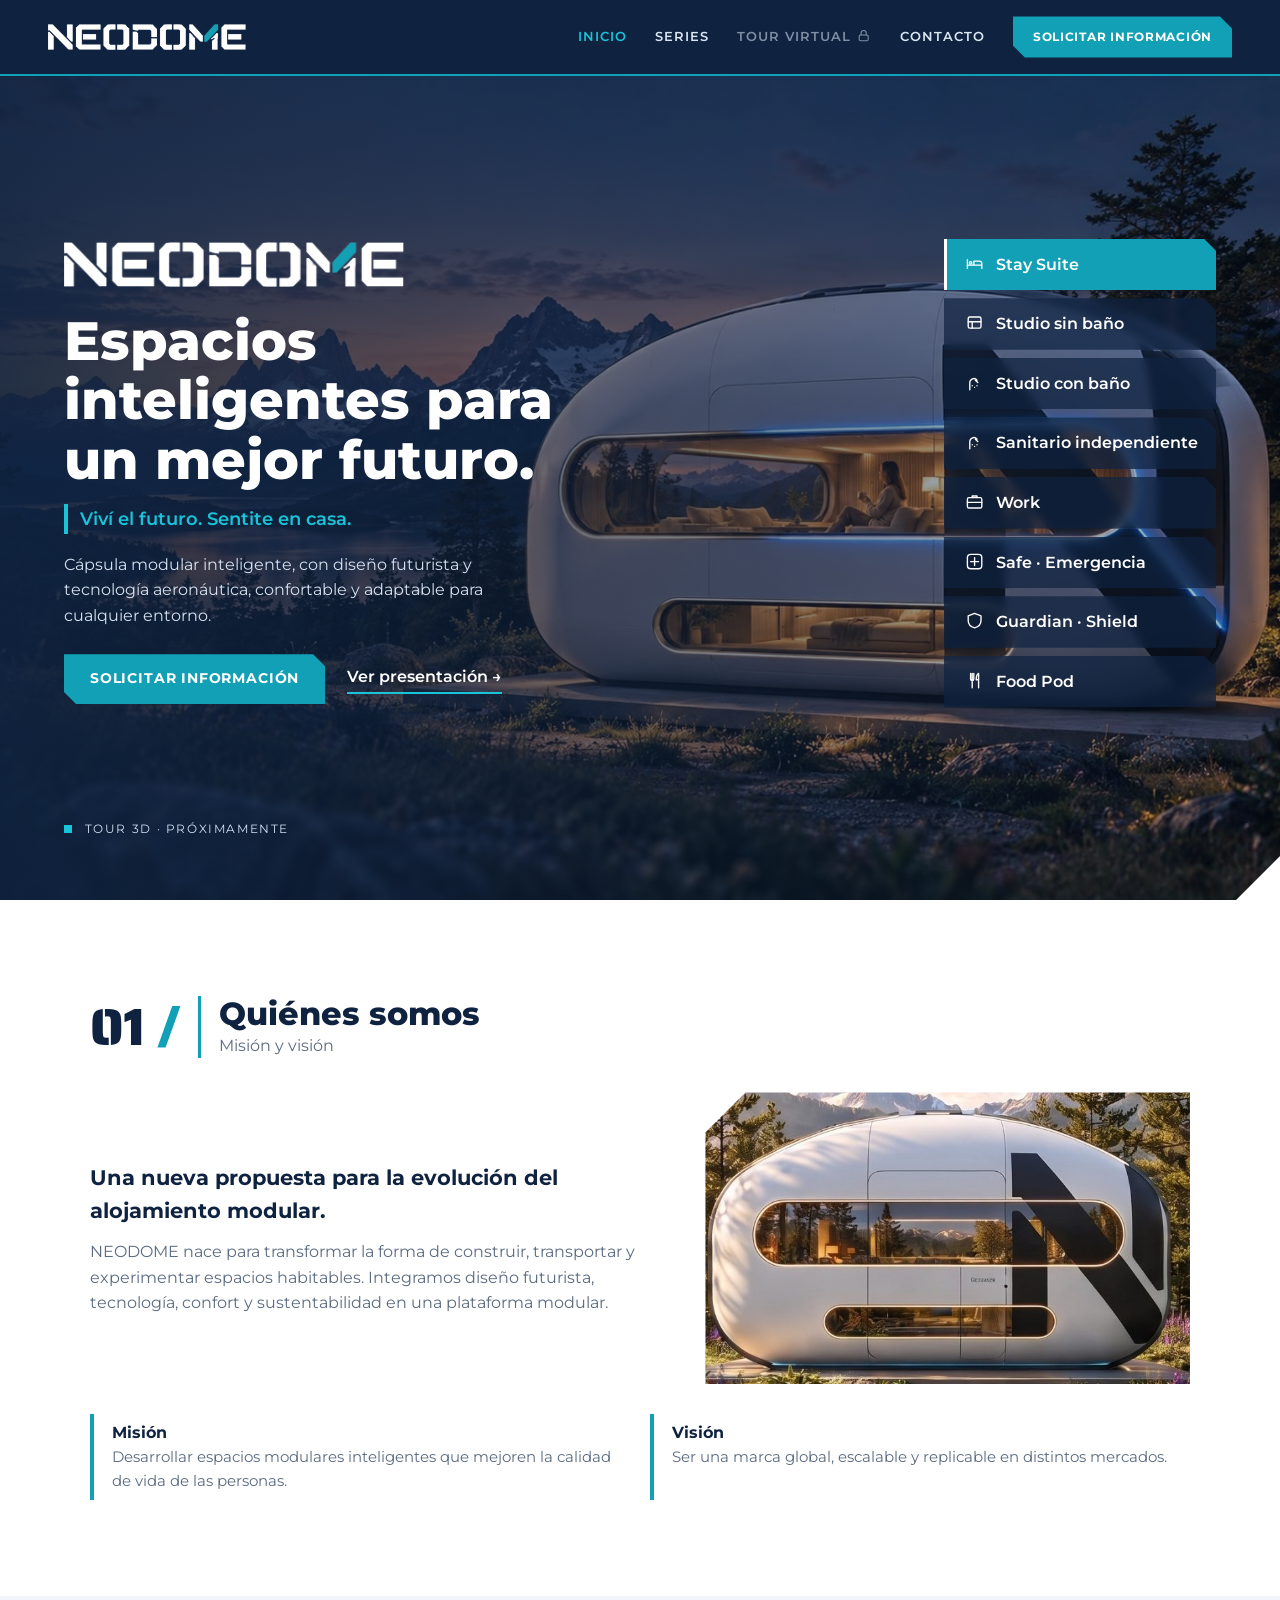
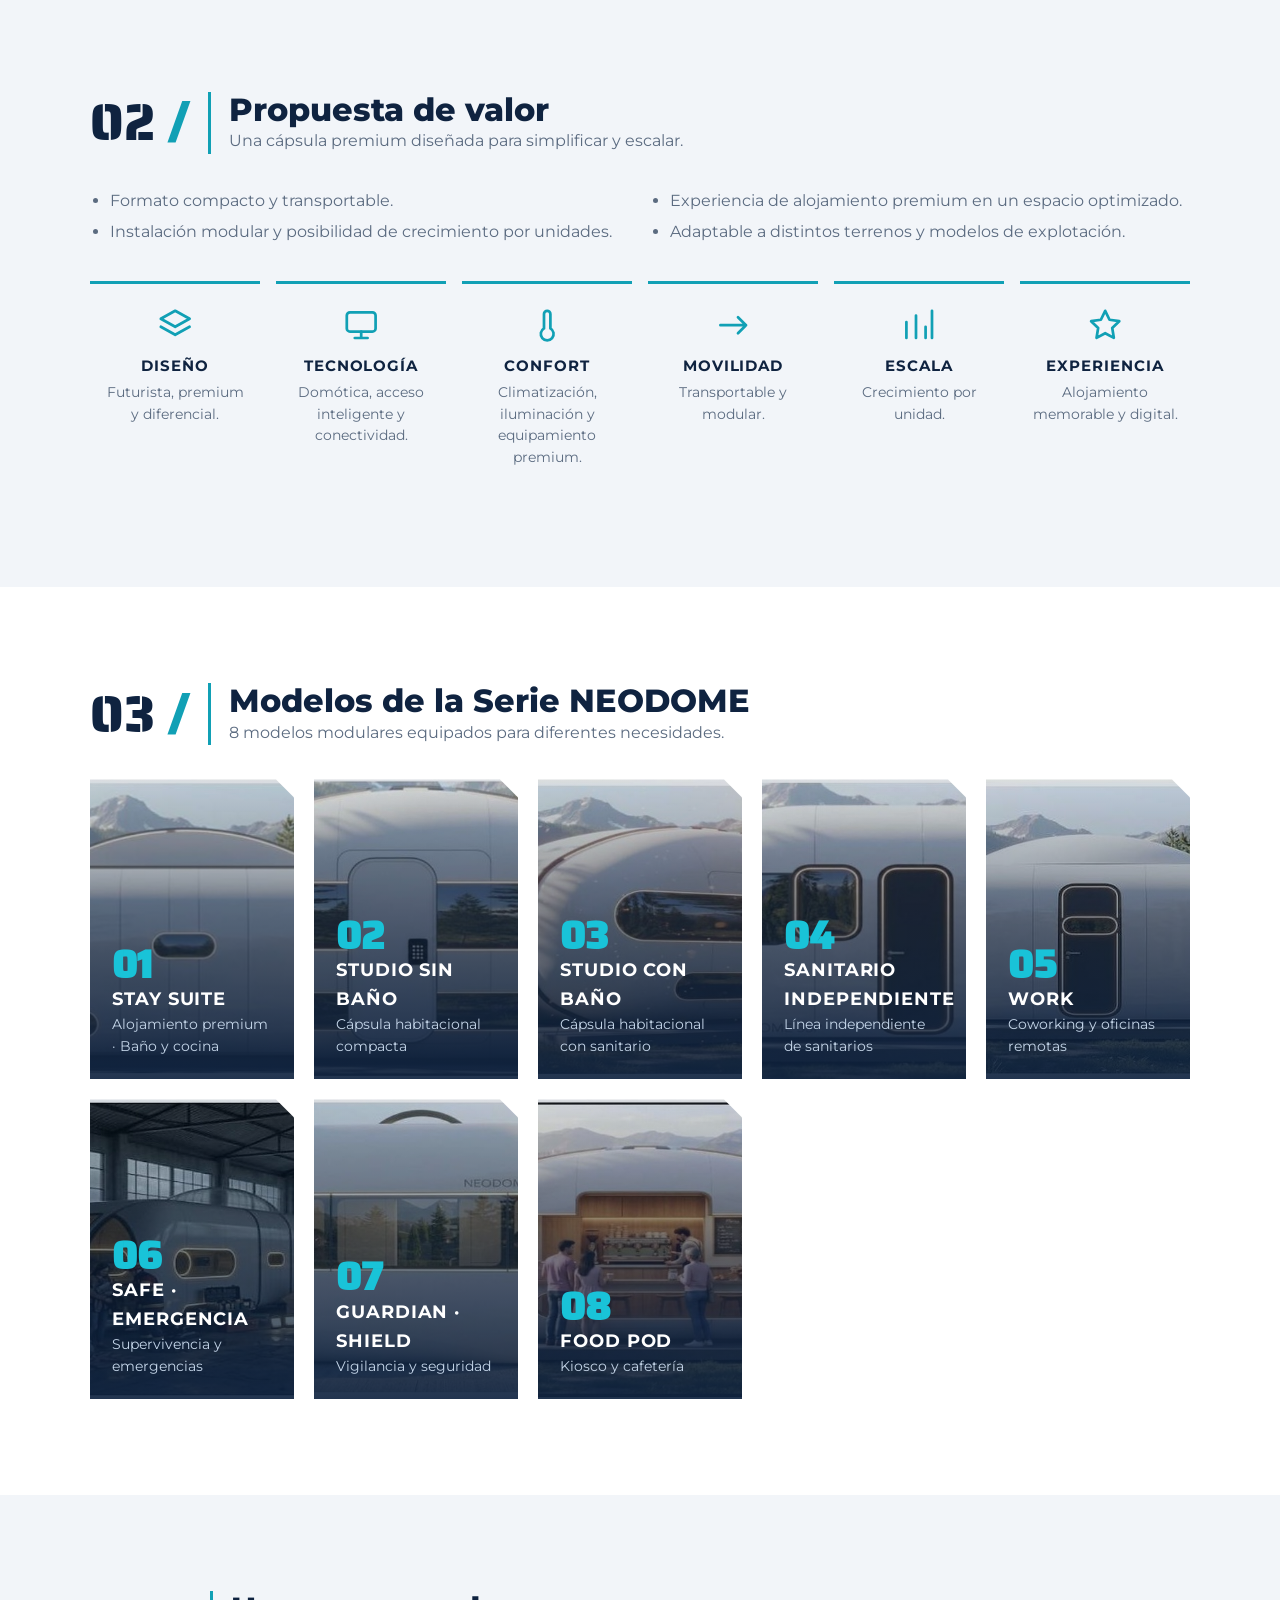
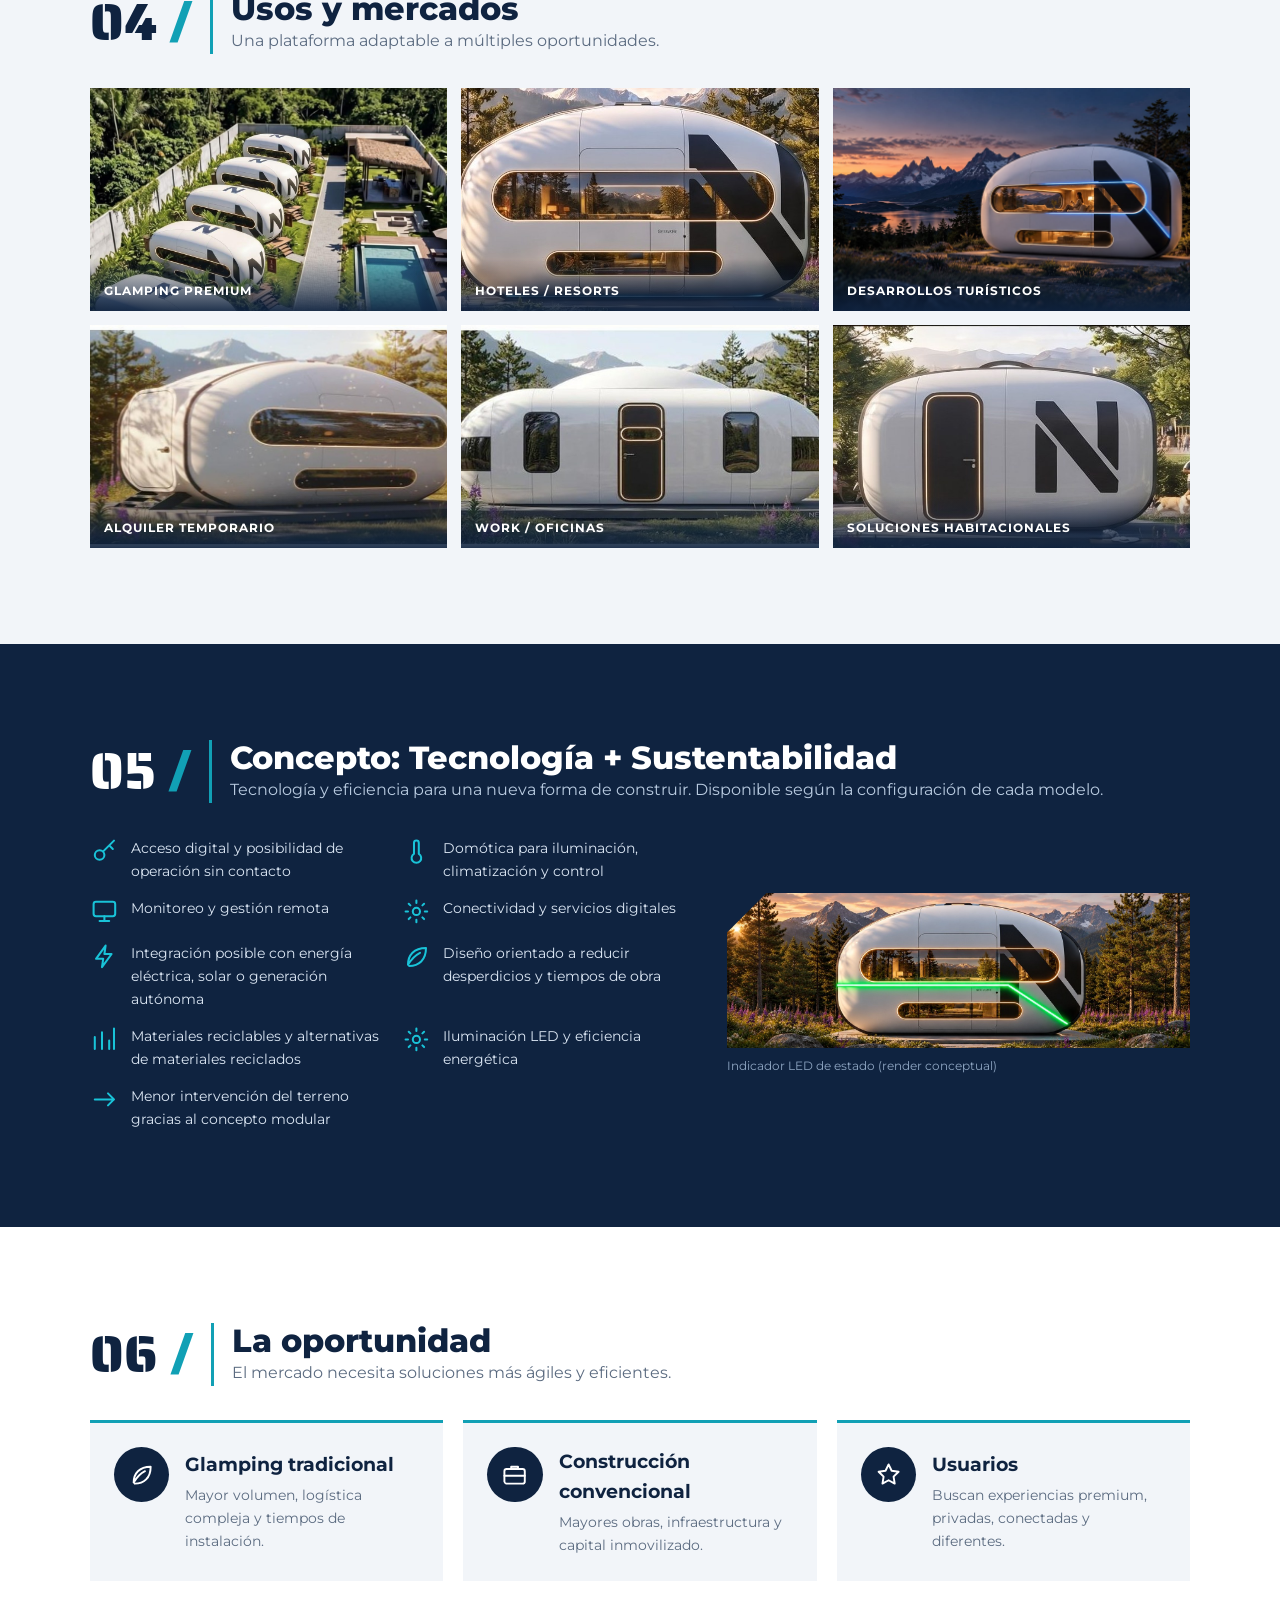
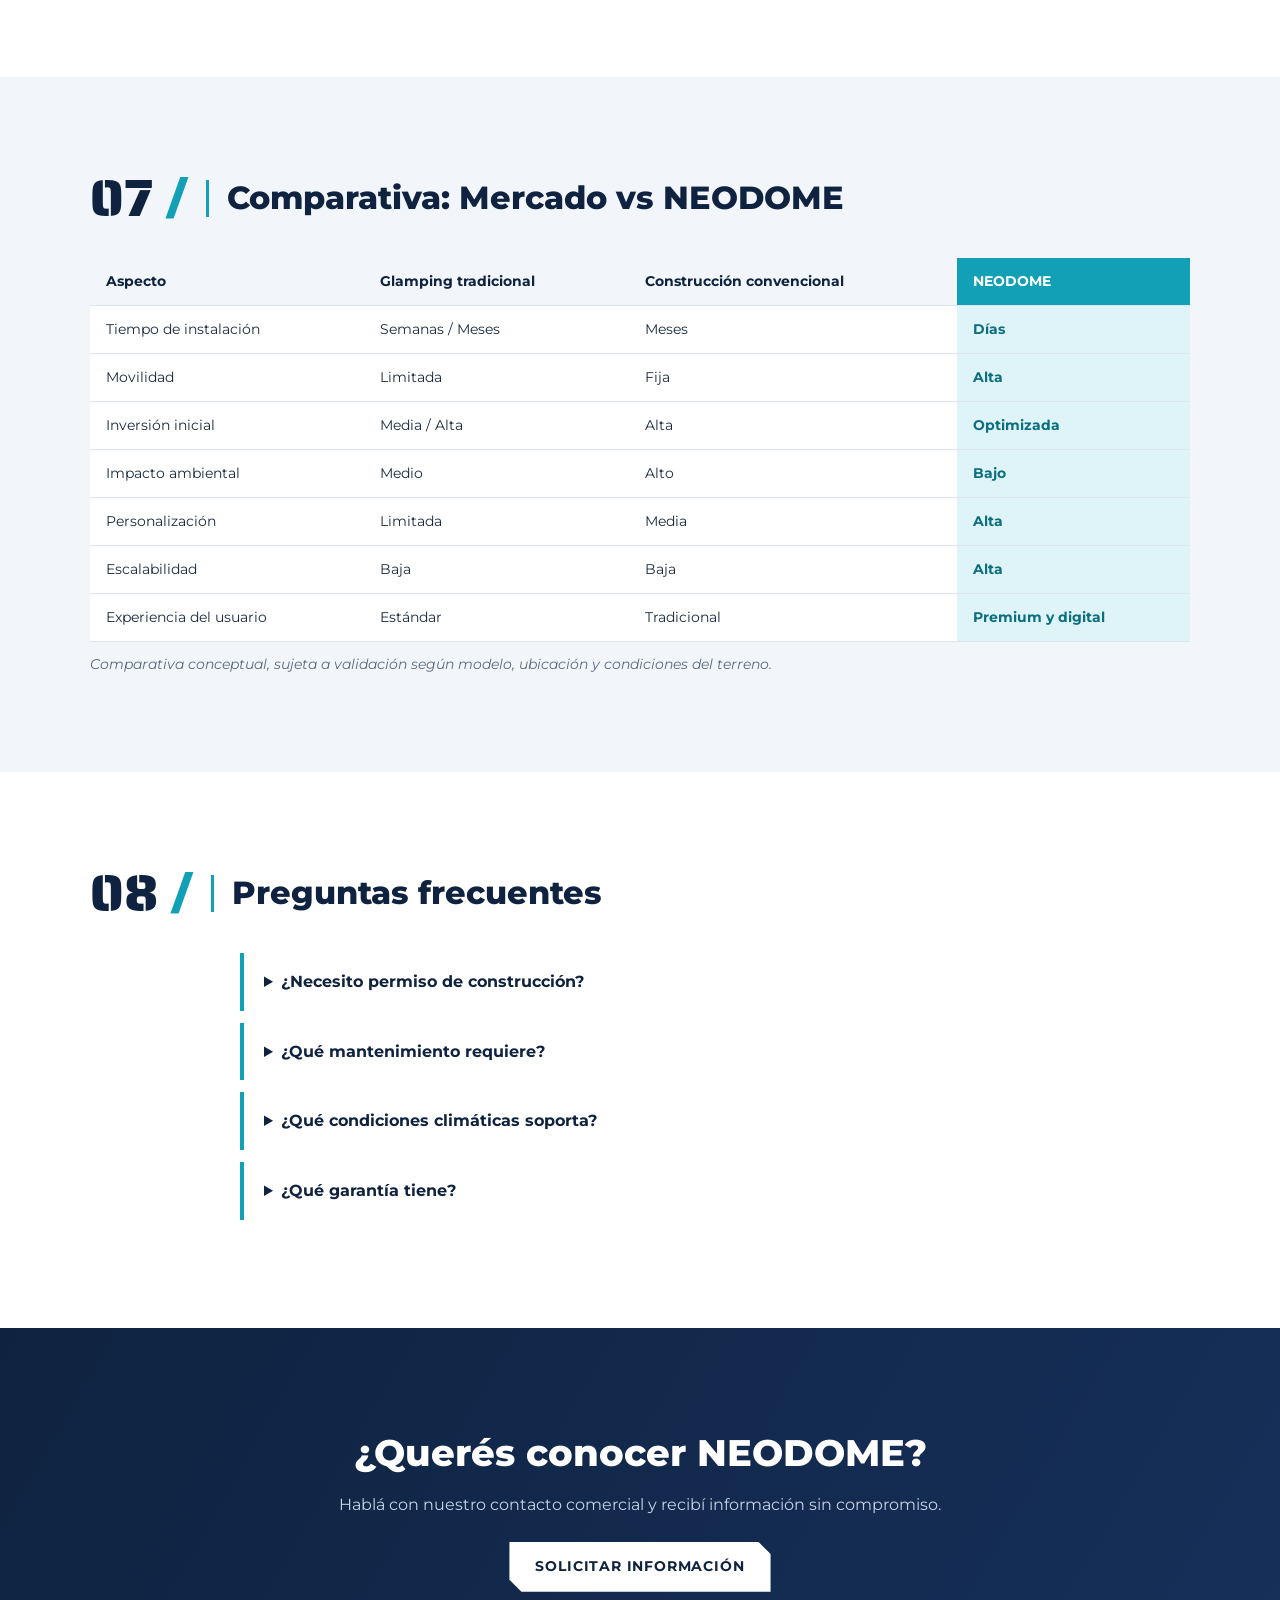
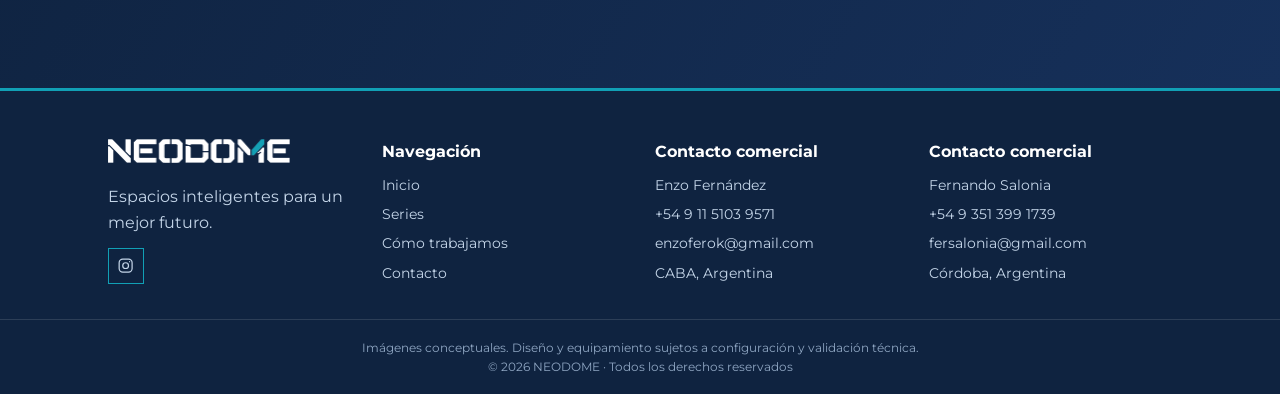
<file: index.html>
<!DOCTYPE html>
<html lang="es">
<head>
    <meta charset="UTF-8">
    <meta name="viewport" content="width=device-width, initial-scale=1">
    <title>NEODOME | Cápsulas y domos modulares inteligentes</title>
    <meta name="description" content="Cápsulas modulares inteligentes NEODOME: diseño futurista, tecnología y confort para alojamiento, oficinas, gastronomía, seguridad y emergencias. Solicitá información.">
    <link rel="canonical" href="https://neodome.com.ar/">
    <meta property="og:type" content="website"><meta property="og:site_name" content="NEODOME"><meta property="og:locale" content="es_AR">
    <meta property="og:title" content="NEODOME | Cápsulas y domos modulares inteligentes"><meta property="og:description" content="Cápsulas modulares inteligentes NEODOME: diseño futurista, tecnología y confort para alojamiento, oficinas, gastronomía, seguridad y emergencias. Solicitá información.">
    <meta property="og:url" content="https://neodome.com.ar/"><meta property="og:image" content="https://neodome.com.ar/img/portada.jpg">
    <meta name="twitter:card" content="summary_large_image">
    <script type="application/ld+json">
{
  "@context": "https://schema.org",
  "@type": "Organization",
  "name": "NEODOME",
  "alternateName": [
    "NEODOMOS",
    "Neodome"
  ],
  "url": "https://neodome.com.ar/",
  "description": "Cápsulas modulares inteligentes NEODOME: diseño futurista, tecnología y confort para alojamiento, oficinas, gastronomía, seguridad y emergencias. Solicitá información.",
  "sameAs": [
    "https://www.instagram.com/neodomos"
  ]
}
    </script>
    <link rel="icon" href="img/favicon.png">
    <link href="https://fonts.googleapis.com/css2?family=Montserrat:wght@400;500;600;700;800&family=Saira+Stencil+One&display=swap" rel="stylesheet">
    <link rel="stylesheet" href="index.css?v=12">
</head>
<body>
    <header id="site-header"></header>

    <main>
        <div class="hero">
            <div class="bg" id="bg0"></div><div class="bg" id="bg1"></div>
            <div class="txt">
                <img class="hero-logo" src="img/logo-neodome-blanco.png" alt="NEODOME">
                <h1>Espacios inteligentes para un mejor futuro.</h1>
                <p class="sub">Viví el futuro. Sentite en casa.</p>
                <p id="resumen"></p>
                <div class="acts">
                    <a class="btn btn-v" id="consultar" target="_blank" rel="noopener">Solicitar información</a>
                    <a class="link-sec" id="mas">Ver presentación →</a>
                </div>
            </div>
            <div class="menu" id="menu"></div>
            <div class="soon"><i></i> Tour 3D · Próximamente</div>
        </div>

        <section id="quienes">
            <div class="sh"><span class="num">01 <i>/</i></span><div><h2>Quiénes somos</h2><p>Misión y visión</p></div></div>
            <div class="qs"><div><h3>Una nueva propuesta para la evolución del alojamiento modular.</h3>
                <p>NEODOME nace para transformar la forma de construir, transportar y experimentar espacios habitables. Integramos diseño futurista, tecnología, confort y sustentabilidad en una plataforma modular.</p></div>
                <img src="img/usos/stay.jpg" alt="NEODOME"></div>
            <div class="mv"><div><b>Misión</b><p>Desarrollar espacios modulares inteligentes que mejoren la calidad de vida de las personas.</p></div>
                <div><b>Visión</b><p>Ser una marca global, escalable y replicable en distintos mercados.</p></div></div>
        </section>


        <section id="valor" class="gris">
            <div class="sh"><span class="num">02 <i>/</i></span><div><h2>Propuesta de valor</h2><p>Una cápsula premium diseñada para simplificar y escalar.</p></div></div>
            <ul class="pts"><li>Formato compacto y transportable.</li><li>Instalación modular y posibilidad de crecimiento por unidades.</li><li>Experiencia de alojamiento premium en un espacio optimizado.</li><li>Adaptable a distintos terrenos y modelos de explotación.</li></ul>
            <div class="vals"><div class="v"><i data-i="diseno"></i><h3>Diseño</h3><p>Futurista, premium y diferencial.</p></div><div class="v"><i data-i="monitor"></i><h3>Tecnología</h3><p>Domótica, acceso inteligente y conectividad.</p></div><div class="v"><i data-i="clima"></i><h3>Confort</h3><p>Climatización, iluminación y equipamiento premium.</p></div><div class="v"><i data-i="movilidad"></i><h3>Movilidad</h3><p>Transportable y modular.</p></div><div class="v"><i data-i="escala"></i><h3>Escala</h3><p>Crecimiento por unidad.</p></div><div class="v"><i data-i="estrella"></i><h3>Experiencia</h3><p>Alojamiento memorable y digital.</p></div></div>
        </section>


        <section id="series">
            <div class="sh"><span class="num">03 <i>/</i></span><div><h2>Modelos de la Serie NEODOME</h2><p>8 modelos modulares equipados para diferentes necesidades.</p></div></div>
            <div class="serie-g" id="serie-g"></div>
        </section>


        <section id="usos" class="gris">
            <div class="sh"><span class="num">04 <i>/</i></span><div><h2>Usos y mercados</h2><p>Una plataforma adaptable a múltiples oportunidades.</p></div></div>
            <div class="usos"><div class="uso"><img src="img/usos/resort.jpg" alt="Glamping premium"><span>Glamping premium</span></div><div class="uso"><img src="img/usos/stay.jpg" alt="Hoteles / Resorts"><span>Hoteles / Resorts</span></div><div class="uso"><img src="img/portada.jpg" alt="Desarrollos turísticos"><span>Desarrollos turísticos</span></div><div class="uso"><img src="img/series/studio-con-bano-1.jpg" alt="Alquiler temporario"><span>Alquiler temporario</span></div><div class="uso"><img src="img/series/work-1.jpg" alt="Work / Oficinas"><span>Work / Oficinas</span></div><div class="uso"><img src="img/usos/studio.jpg" alt="Soluciones habitacionales"><span>Soluciones habitacionales</span></div></div>
        </section>


        <section id="tecnologia" class="azul">
            <div class="sh"><span class="num">05 <i>/</i></span><div><h2>Concepto: Tecnología + Sustentabilidad</h2><p>Tecnología y eficiencia para una nueva forma de construir. Disponible según la configuración de cada modelo.</p></div></div>
            <div class="tec"><ul><li><i data-i="llave"></i>Acceso digital y posibilidad de operación sin contacto</li><li><i data-i="clima"></i>Domótica para iluminación, climatización y control</li><li><i data-i="monitor"></i>Monitoreo y gestión remota</li><li><i data-i="led"></i>Conectividad y servicios digitales</li><li><i data-i="rayo"></i>Integración posible con energía eléctrica, solar o generación autónoma</li><li><i data-i="hoja"></i>Diseño orientado a reducir desperdicios y tiempos de obra</li><li><i data-i="escala"></i>Materiales reciclables y alternativas de materiales reciclados</li><li><i data-i="led"></i>Iluminación LED y eficiencia energética</li><li><i data-i="movilidad"></i>Menor intervención del terreno gracias al concepto modular</li></ul><figure><img src="img/domo-disponible.jpg" alt="Indicador LED de estado"><figcaption>Indicador LED de estado (render conceptual)</figcaption></figure></div>
        </section>


        <section id="oportunidad">
            <div class="sh"><span class="num">06 <i>/</i></span><div><h2>La oportunidad</h2><p>El mercado necesita soluciones más ágiles y eficientes.</p></div></div>
            <div class="opo">
                <div><i data-i="hoja"></i><h3>Glamping tradicional</h3><p>Mayor volumen, logística compleja y tiempos de instalación.</p></div>
                <div><i data-i="maletin"></i><h3>Construcción convencional</h3><p>Mayores obras, infraestructura y capital inmovilizado.</p></div>
                <div><i data-i="estrella"></i><h3>Usuarios</h3><p>Buscan experiencias premium, privadas, conectadas y diferentes.</p></div>
            </div>
        </section>


        <section id="comparativa" class="gris">
            <div class="sh"><span class="num">07 <i>/</i></span><div><h2>Comparativa: Mercado vs NEODOME</h2></div></div>
            <div class="tbl"><table><thead><tr><th>Aspecto</th><th>Glamping tradicional</th><th>Construcción convencional</th><th class="nd">NEODOME</th></tr></thead><tbody><tr><td>Tiempo de instalación</td><td>Semanas / Meses</td><td>Meses</td><td>Días</td></tr><tr><td>Movilidad</td><td>Limitada</td><td>Fija</td><td>Alta</td></tr><tr><td>Inversión inicial</td><td>Media / Alta</td><td>Alta</td><td>Optimizada</td></tr><tr><td>Impacto ambiental</td><td>Medio</td><td>Alto</td><td>Bajo</td></tr><tr><td>Personalización</td><td>Limitada</td><td>Media</td><td>Alta</td></tr><tr><td>Escalabilidad</td><td>Baja</td><td>Baja</td><td>Alta</td></tr><tr><td>Experiencia del usuario</td><td>Estándar</td><td>Tradicional</td><td>Premium y digital</td></tr></tbody></table></div>
            <p class="nota">Comparativa conceptual, sujeta a validación según modelo, ubicación y condiciones del terreno.</p>
        </section>


        <section id="faq">
            <div class="sh"><span class="num">08 <i>/</i></span><div><h2>Preguntas frecuentes</h2></div></div>
            <div class="faq">
                <details><summary>¿Necesito permiso de construcción?</summary><p>Depende de tu municipio y del uso. Te orientamos con la documentación técnica disponible para gestionarlo en tu zona.</p></details>
                <details><summary>¿Qué mantenimiento requiere?</summary><p>Según el modelo y los materiales, te indicamos los cuidados recomendados al validar la configuración.</p></details>
                <details><summary>¿Qué condiciones climáticas soporta?</summary><p>Depende de la configuración técnica elegida. Consultanos por las condiciones de tu zona.</p></details>
                <details><summary>¿Qué garantía tiene?</summary><p>Las condiciones de garantía se detallan en la propuesta de cada modelo.</p></details>
            </div>
        </section>

        <section class="cta">
            <h2>¿Querés conocer NEODOME?</h2>
            <p>Hablá con nuestro contacto comercial y recibí información sin compromiso.</p>
            <a class="btn btn-b" id="cta-wa" target="_blank" rel="noopener">Solicitar información</a>
        </section>
    </main>

    <footer id="site-footer"></footer>

    <script src="domos.js?v=12"></script>
    <script>
        montarLayout("home");
        $("#cta-wa").href = wa(CONFIG.mensajeCotizar);
        const bgs = [$("#bg0"), $("#bg1")]; let capa = 0;
        NODOS.forEach(n => { new Image().src = fondoPortada(n); new Image().src = n.fondo; });

        $("#serie-g").innerHTML = NODOS.map((n, i) => `<a class="mod" href="info.html?id=${n.id}" style="--bg:url('${n.fondo}')"><b>0${i + 1}</b><h3>${n.nombre}</h3><p>${n.uso}</p></a>`).join("");
        document.querySelectorAll("[data-i]").forEach(e => e.innerHTML = icono(e.dataset.i));

        $("#menu").innerHTML = `<button class="sel" id="sel"></button><div class="opts">${NODOS.map(n =>
            `<button data-id="${n.id}"><span>${icono(n.icono)}</span>${n.nombre}</button>`).join("")}</div>`;
        $("#menu").addEventListener("click", e => {
            const b = e.target.closest("button"); if (!b) return;
            if (b.id === "sel") return $("#menu").classList.toggle("open");
            seleccionar(NODOS.find(n => n.id === b.dataset.id));
        });
        document.addEventListener("click", e => { if (!e.target.closest("#menu")) $("#menu").classList.remove("open"); });

        function seleccionar(n) {
            capa ^= 1;
            bgs[capa].style.backgroundImage = `url('${fondoPortada(n)}')`;
            bgs[capa].classList.add("on"); bgs[capa ^ 1].classList.remove("on");
            $("#resumen").textContent = n.resumen || CONFIG.mensajePortada;
            $("#mas").href = "info.html?id=" + encodeURIComponent(n.id);
            $("#consultar").href = wa(`Hola! Quiero información sobre la serie ${n.titulo} de NEODOME.`);
            $("#sel").innerHTML = `<span>${icono(n.icono)}</span>${n.nombre}<em>▾</em>`;
            $("#menu").classList.remove("open");
            document.querySelectorAll("#menu .opts button").forEach(b => b.classList.toggle("on", b.dataset.id === n.id));
        }
        seleccionar(NODOS[0]);
    </script>
</body>
</html>
</file>
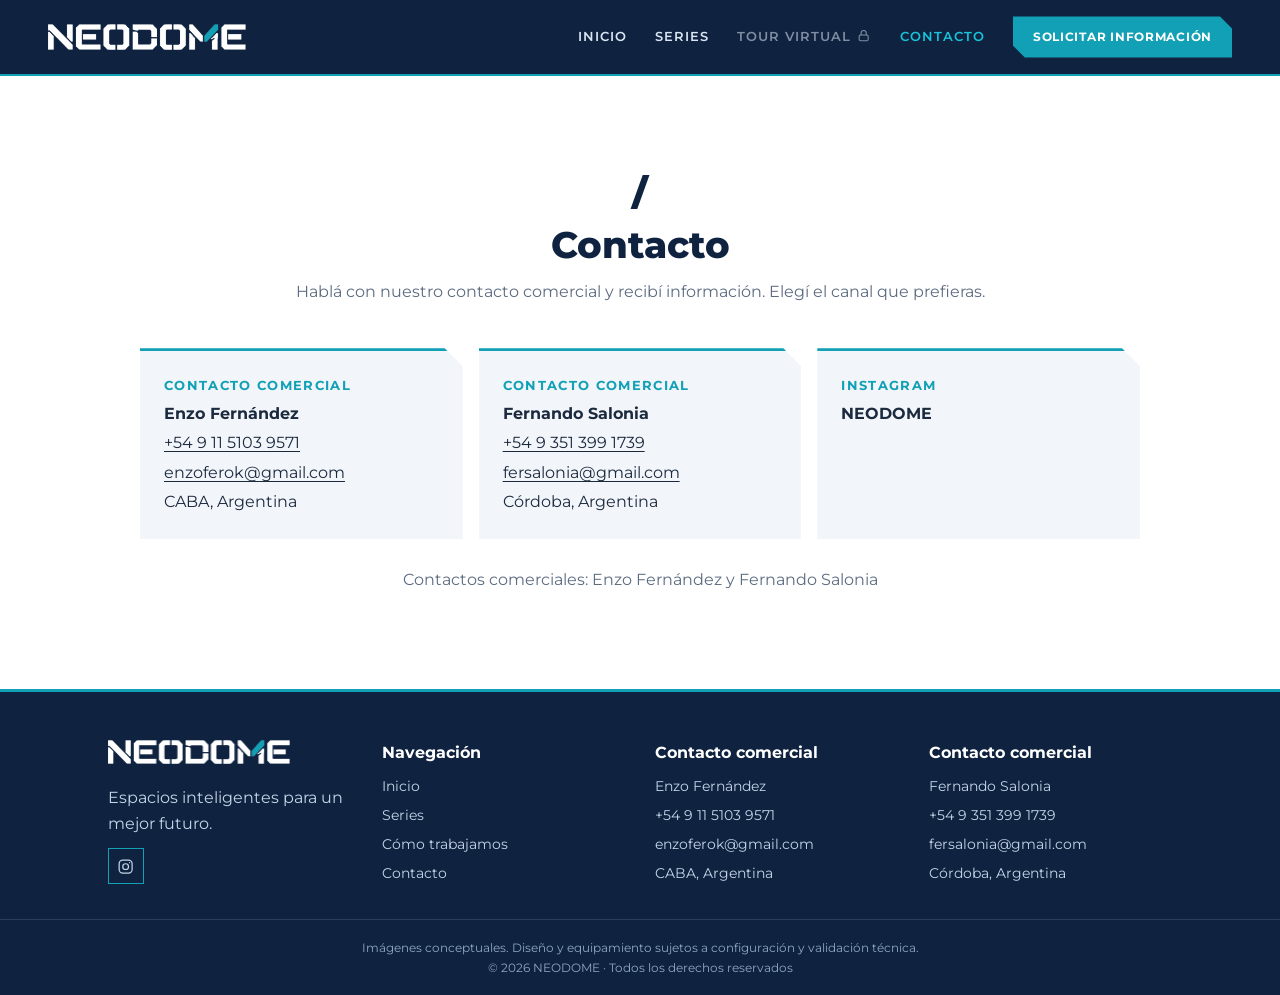
<file: contacto.html>
<!DOCTYPE html>
<html lang="es">
<head>
    <meta charset="UTF-8">
    <meta name="viewport" content="width=device-width, initial-scale=1">
    <title>NEODOME | Contacto</title>
    <meta name="description" content="Contactá a NEODOME: WhatsApp, mail y contactos comerciales para recibir información sobre las cápsulas modulares.">
    <link rel="canonical" href="https://neodome.com.ar/contacto.html">
    <link rel="icon" href="img/favicon.png">
    <link href="https://fonts.googleapis.com/css2?family=Montserrat:wght@400;500;600;700;800&family=Saira+Stencil+One&display=swap" rel="stylesheet">
    <link rel="stylesheet" href="index.css?v=12">
</head>
<body class="contact-page">
    <header id="site-header"></header>
    <main class="contact-main">
        <section class="cont">
            <div class="t"><span class="num">/</span><h2>Contacto</h2>
                <p>Hablá con nuestro contacto comercial y recibí información. Elegí el canal que prefieras.</p></div>
            <div class="ccards" id="ccards"></div>
            <p class="who" id="who"></p>
        </section>
    </main>
    <footer id="site-footer"></footer>
    <script src="domos.js?v=12"></script>
    <script>
        montarLayout("contacto");
        $("#ccards").innerHTML = CONFIG.contactos.map(c => `<div class="cc"><small>Contacto comercial</small><b>${c.nombre}</b>
            <a href="https://wa.me/${c.whatsapp}?text=${encodeURIComponent(CONFIG.mensajeGeneral)}" target="_blank" rel="noopener">${c.telefono}</a>
            <a href="mailto:${c.email}">${c.email}</a><span>${c.zona}</span></div>`).join("")
            + `<a class="cc" href="${CONFIG.instagram}" target="_blank" rel="noopener"><small>Instagram</small><b>NEODOME</b></a>`;
        $("#who").textContent = "Contactos comerciales: " + CONFIG.contactos.map(c => c.nombre).join(" y ");
    </script>
</body>
</html>
</file>
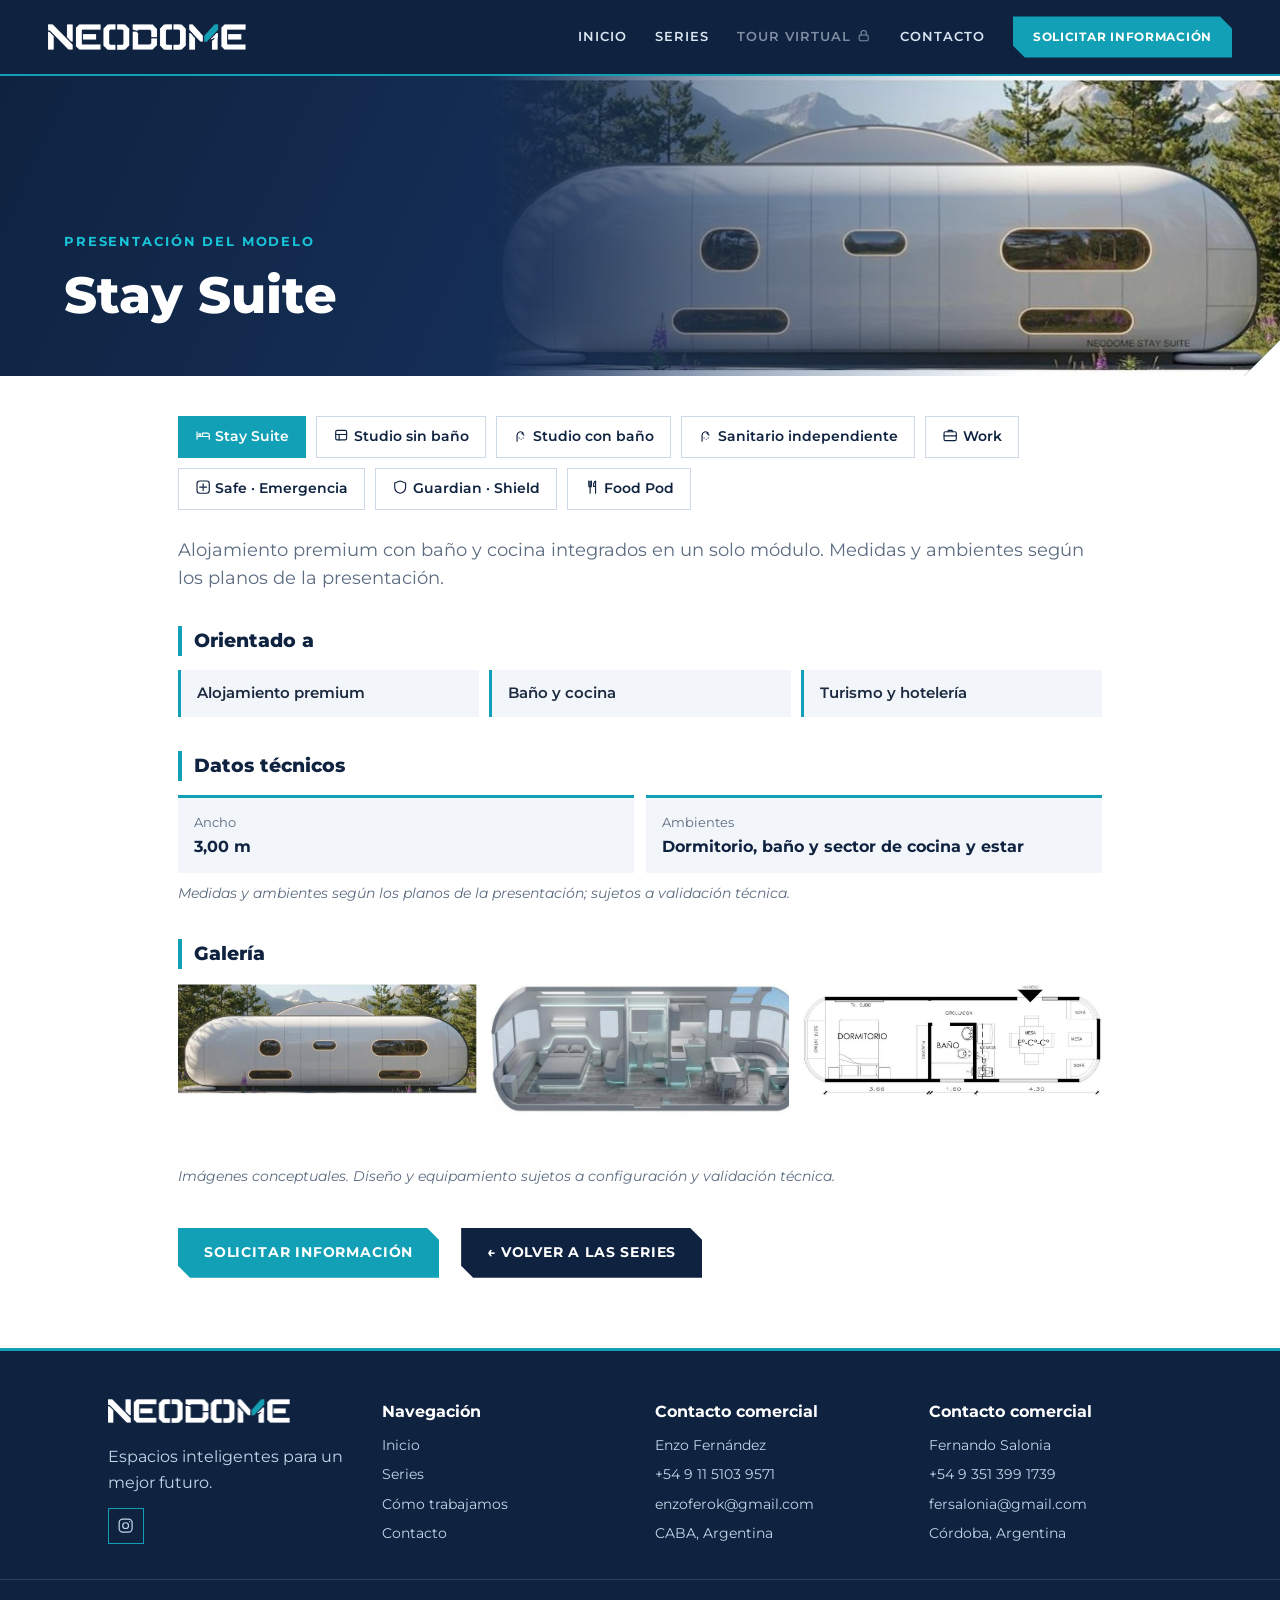
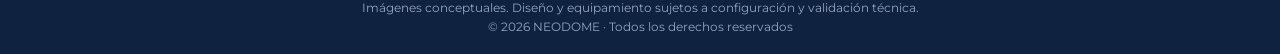
<file: info.html>
<!DOCTYPE html>
<html lang="es">
<head>
    <meta charset="UTF-8">
    <meta name="viewport" content="width=device-width, initial-scale=1">
    <title>NEODOME | Presentación del modelo</title>
    <meta name="description" content="Presentación de la serie NEODOME: renders, planos y datos técnicos.">
    <meta property="og:site_name" content="NEODOME"><meta property="og:image" content="https://neodome.com.ar/img/portada.jpg">
    <link rel="icon" href="img/favicon.png">
    <link href="https://fonts.googleapis.com/css2?family=Montserrat:wght@400;500;600;700;800&family=Saira+Stencil+One&display=swap" rel="stylesheet">
    <link rel="stylesheet" href="index.css?v=12">
</head>
<body>
    <header id="site-header"></header>
    <main id="info">
        <div class="ib" id="i-banner"><div><small>Presentación del modelo</small><h1 id="i-titulo"></h1></div></div>
        <div class="wrap">
            <div class="chips" id="i-chips"></div>
            <p class="lead" id="i-desc"></p>

            <h3>Orientado a</h3>
            <ul class="inc" id="i-inc"></ul>

            <h3>Datos técnicos</h3>
            <div class="specs" id="i-specs"></div>
            <p class="nota" id="i-nota">Datos técnicos en validación. Se publicarán una vez confirmados contra el plano del modelo.</p>

            <h3>Galería</h3>
            <div class="gal" id="i-gal"></div>
            <p class="nota">Imágenes conceptuales. Diseño y equipamiento sujetos a configuración y validación técnica.</p>

            <div class="acts">
                <a class="btn btn-v" id="i-wa" target="_blank" rel="noopener">Solicitar información</a>
                <a class="btn btn-g" href="index.html#series">← Volver a las series</a>
            </div>
        </div>
    </main>
    <footer id="site-footer"></footer>
    <script src="domos.js?v=12"></script>
    <script>
        montarLayout("info");
        const n = NODOS.find(x => x.id === new URLSearchParams(location.search).get("id")) || NODOS[0];
        document.title = `NEODOME | ${n.titulo}`;
        $("meta[name=description]").content = `${n.titulo} · ${n.uso}. ${n.descripcion}`;
        $("meta[property='og:image']").content = location.origin + "/" + n.fondo;
        $("#i-banner").style.setProperty("--img", `url('${n.fondo}')`);
        $("#i-titulo").textContent = n.titulo;
        $("#i-desc").textContent = n.descripcion;
        $("#i-chips").innerHTML = NODOS.map(x => `<a href="info.html?id=${x.id}" class="${x.id === n.id ? "on" : ""}">${icono(x.icono)} ${x.nombre}</a>`).join("");
        $("#i-inc").innerHTML = n.orientado.map(i => `<li>${i}</li>`).join("");
        const sp = Object.entries(n.specs);
        $("#i-specs").innerHTML = sp.map(([k, v]) => `<div><small>${k}</small><b>${v}</b></div>`).join("");
        $("#i-nota").textContent = sp.length ? "Medidas y ambientes según los planos de la presentación; sujetos a validación técnica." : "Datos técnicos en validación.";
        $("#i-gal").innerHTML = n.galeria.map(g => `<img src="${g}" alt="${n.titulo}">`).join("");
        $("#i-wa").href = wa(`Hola! Quiero información sobre la serie ${n.titulo} de NEODOME.`);
    </script>
</body>
</html>
</file>
<file: index.css>
/* NEODOME · identidad: azul marino, turquesa, geometría modular con cortes a 45° */
:root { --azul:#0f2340; --azul2:#16305a; --tq:#11a0b5; --tq2:#19c3d8; --claro:#f2f5f9; --txt:#1c2a3f; --gris:#5b6b80; --nav:76px; --cut:18px; }
* { margin:0; padding:0; box-sizing:border-box; }
html { scroll-behavior:smooth; scroll-padding-top:var(--nav); }
body { font-family:Montserrat,system-ui,sans-serif; color:var(--txt); background:#fff; line-height:1.6; }
a { color:inherit; text-decoration:none; }
button { font:inherit; cursor:pointer; border:0; background:none; color:inherit; }
.ico { width:1.2em; height:1.2em; fill:none; stroke:currentColor; stroke-width:1.7; stroke-linecap:round; stroke-linejoin:round; vertical-align:-.2em; }

/* Botones con esquina cortada */
.btn { display:inline-block; padding:14px 26px; font-weight:700; font-size:.85rem; letter-spacing:.06em; text-transform:uppercase;
  clip-path:polygon(0 0,calc(100% - 12px) 0,100% 12px,100% 100%,12px 100%,0 calc(100% - 12px)); transition:.25s; }
.btn-v { background:var(--tq); color:#fff; } .btn-v:hover { background:var(--tq2); }
.btn-b { background:#fff; color:var(--azul); } .btn-b:hover { background:var(--tq2); color:#fff; }
.btn-g { background:var(--azul); color:#fff; } .btn-g:hover { background:var(--azul2); }

/* Header */
header { position:sticky; top:0; z-index:50; height:var(--nav); display:flex; align-items:center; justify-content:space-between;
  padding:0 clamp(18px,4vw,48px); background:var(--azul); border-bottom:2px solid var(--tq); }
.logo img { height:26px; display:block; }
nav { display:flex; align-items:center; gap:28px; }
nav .l { color:#dbe6f3; font-size:.8rem; font-weight:600; letter-spacing:.08em; text-transform:uppercase; transition:.2s; }
nav .l:hover, nav .l.act { color:var(--tq2); }
nav .lock { opacity:.55; cursor:default; }
nav .btn { padding:11px 20px; font-size:.75rem; }
.burger { display:none; color:#fff; font-size:1.7rem; }

/* Portada */
.hero { position:relative; min-height:calc(100vh - var(--nav)); display:flex; align-items:center; justify-content:space-between;
  gap:30px; padding:60px clamp(18px,5vw,70px) 90px; color:#fff; overflow:hidden;
  clip-path:polygon(0 0,100% 0,100% calc(100% - 44px),calc(100% - 44px) 100%,0 100%); }
.hero .bg { position:absolute; inset:0; background-size:cover; background-position:center; opacity:0; transition:opacity .8s; }
.hero .bg.on { opacity:1; }
.hero::before { content:""; position:absolute; inset:0; z-index:1; background:linear-gradient(90deg,rgba(15,35,64,.92) 0%,rgba(15,35,64,.55) 55%,rgba(15,35,64,.25) 100%); }
.hero > * { position:relative; z-index:2; } .hero .bg { position:absolute; z-index:0; }
.txt { max-width:560px; }
.txt h1 { font-size:clamp(2rem,4.6vw,3.4rem); line-height:1.1; font-weight:800; }
.txt .sub { margin:14px 0 18px; font-size:1.15rem; font-weight:600; color:var(--tq2); border-left:4px solid var(--tq2); padding-left:12px; }
.txt #resumen { color:#d5e1f0; max-width:480px; margin-bottom:26px; }
.acts { display:flex; flex-wrap:wrap; align-items:center; gap:22px; }
.link-sec { color:#fff; font-weight:600; border-bottom:2px solid var(--tq2); padding-bottom:2px; cursor:pointer; }
.menu { min-width:230px; }
.menu .opts { display:flex; flex-direction:column; gap:8px; }
.menu .opts button { display:flex; align-items:center; gap:12px; padding:13px 18px; text-align:left; font-weight:600; color:#fff;
  background:rgba(15,35,64,.7); border-left:3px solid transparent; backdrop-filter:blur(4px); transition:.25s;
  clip-path:polygon(0 0,calc(100% - 12px) 0,100% 12px,100% 100%,0 100%); }
.menu .opts button:hover { background:rgba(22,48,90,.9); }
.menu .opts button.on { background:var(--tq); border-left-color:#fff; }
.menu .sel { display:none; }
.soon { position:absolute; left:clamp(18px,5vw,70px); bottom:62px; z-index:2; font-size:.72rem; letter-spacing:.14em; text-transform:uppercase; color:#cfe0f2; }
.soon i { display:inline-block; width:8px; height:8px; background:var(--tq2); margin-right:8px; }

/* Secciones */
section { padding:clamp(56px,8vw,96px) clamp(18px,5vw,70px); }
section.gris { background:var(--claro); }
.t { max-width:760px; margin:0 auto 44px; text-align:center; }
.num { display:inline-block; font-family:"Saira Stencil One",sans-serif; font-size:2.6rem; color:var(--azul); line-height:1; }
.num i { color:var(--tq); font-style:normal; }
.t h2 { font-size:clamp(1.6rem,3vw,2.3rem); line-height:1.2; font-weight:800; color:var(--azul); margin:8px 0 12px; }
.t p { color:var(--gris); }
.cards, .pasos, .serie-g, .mv { display:grid; gap:20px; max-width:1100px; margin:0 auto; grid-template-columns:repeat(auto-fit,minmax(250px,1fr)); }
.card, .paso, .serie { background:#fff; padding:28px; border-top:3px solid var(--tq); box-shadow:0 6px 22px rgba(15,35,64,.08);
  clip-path:polygon(0 0,calc(100% - var(--cut)) 0,100% var(--cut),100% 100%,0 100%); }
section.gris .card, .gris .serie { background:#fff; }
.card h3, .paso h3, .serie h3 { color:var(--azul); font-weight:800; margin-bottom:8px; }
.card p, .paso p, .serie p { color:var(--gris); font-size:.93rem; }
.mv { margin-top:30px; } .mv > div { border-left:4px solid var(--tq); padding:6px 0 6px 18px; } .mv b { color:var(--azul); }
.mv p { color:var(--gris); font-size:.93rem; }
.serie { display:block; transition:.25s; } .serie:hover { transform:translateY(-4px); border-top-color:var(--azul); }
.serie .ico { font-size:1.8rem; color:var(--tq); margin-bottom:10px; }
.apl { max-width:1100px; margin:36px auto 0; } .apl h3 { color:var(--azul); margin-bottom:12px; } .apl small { color:var(--gris); font-weight:500; }
.chips2 { display:flex; flex-wrap:wrap; gap:10px; }
.chips2 span { padding:8px 16px; background:#fff; border:1px solid #cdd9e8; font-size:.85rem; font-weight:600; color:var(--azul); }
.paso b { font-family:"Saira Stencil One",sans-serif; font-size:2.4rem; color:var(--tq); display:block; line-height:1; margin-bottom:8px; }

/* Tecnología */
.led { background:var(--azul); color:#fff; } .led .t h2, .led .num { color:#fff; } .led .t p { color:#b9cbe0; }
.feat { display:flex; flex-wrap:wrap; justify-content:center; gap:12px; max-width:900px; margin:0 auto 36px; }
.feat span { padding:11px 20px; border:1px solid var(--tq); color:#e5f1ff; font-weight:600; font-size:.88rem; }
.led-g { display:grid; grid-template-columns:repeat(auto-fit,minmax(280px,1fr)); gap:20px; max-width:1100px; margin:0 auto; }
.led-g figure { position:relative; } .led-g img { width:100%; display:block; }
.led-g figcaption { position:absolute; left:14px; bottom:14px; background:rgba(15,35,64,.85); padding:7px 14px; font-size:.75rem; font-weight:700; letter-spacing:.12em; }
.led-g figcaption b { display:inline-block; width:10px; height:10px; margin-right:8px; }

/* FAQ y CTA */
.faq { max-width:800px; margin:0 auto; }
.faq details { background:#fff; border-left:4px solid var(--tq); margin-bottom:12px; padding:16px 20px; }
.faq summary { cursor:pointer; font-weight:700; color:var(--azul); } .faq p { margin-top:10px; color:var(--gris); }
.cta { text-align:center; background:linear-gradient(120deg,var(--azul),var(--azul2)); color:#fff; }
.cta h2 { font-size:clamp(1.6rem,3vw,2.3rem); font-weight:800; } .cta p { margin:10px 0 24px; color:#c4d5e8; }

/* Footer */
footer { background:var(--azul); color:#c4d5e8; border-top:3px solid var(--tq); }
.foot { display:grid; grid-template-columns:repeat(auto-fit,minmax(210px,1fr)); gap:30px; max-width:1100px; margin:0 auto; padding:48px 18px 28px; }
.flogo { height:24px; margin-bottom:14px; } .foot h4 { color:#fff; margin-bottom:10px; }
.foot a, .foot span { display:block; font-size:.9rem; margin-bottom:6px; } .foot a:hover { color:var(--tq2); }
.fi { width:36px; height:36px; display:grid !important; place-items:center; border:1px solid var(--tq); margin-top:12px; }
.fcopy { text-align:center; font-size:.75rem; padding:18px; border-top:1px solid rgba(255,255,255,.12); color:#8fa6c2; }

/* Ficha de serie */
/* Banner de la ficha: degradé azul a la izquierda y foto a la derecha que se funde con el degradé.
   La foto la pone info.html con la variable --img. Para cambiar cuánto ocupa la foto: width del ::before. */
.ib { position:relative; isolation:isolate; overflow:hidden; min-height:300px; display:flex; align-items:flex-end; padding:40px clamp(18px,5vw,70px); color:#fff;
  background:linear-gradient(115deg,var(--azul) 0%,var(--azul2) 50%,#1f5a9a 100%);
  clip-path:polygon(0 0,100% 0,100% calc(100% - 36px),calc(100% - 36px) 100%,0 100%); }
.ib::before { content:""; position:absolute; top:0; right:0; bottom:0; width:62%; z-index:-1; background:var(--img) center/cover no-repeat;
  -webkit-mask-image:linear-gradient(90deg,transparent 0,rgba(0,0,0,.55) 28%,#000 68%); mask-image:linear-gradient(90deg,transparent 0,rgba(0,0,0,.55) 28%,#000 68%); }
.ib small { color:var(--tq2); font-weight:700; letter-spacing:.14em; text-transform:uppercase; } .ib h1 { font-size:clamp(2rem,5vw,3.2rem); font-weight:800; }
.wrap { max-width:960px; margin:0 auto; padding:40px 18px 70px; }
.wrap h3 { color:var(--azul); font-weight:800; margin:34px 0 14px; padding-left:12px; border-left:4px solid var(--tq); }
.chips { display:flex; flex-wrap:wrap; gap:10px; } .chips a { padding:9px 16px; border:1px solid #cdd9e8; font-size:.85rem; font-weight:600; color:var(--azul); }
.chips a.on, .chips a:hover { background:var(--tq); border-color:var(--tq); color:#fff; }
.lead { margin-top:26px; font-size:1.1rem; color:var(--gris); }
.inc { list-style:none; display:grid; grid-template-columns:repeat(auto-fit,minmax(240px,1fr)); gap:10px; }
.inc li { padding:12px 16px; background:var(--claro); border-left:3px solid var(--tq); font-weight:600; font-size:.92rem; }
.specs { display:grid; grid-template-columns:repeat(auto-fit,minmax(200px,1fr)); gap:12px; }
.specs > div { background:var(--claro); padding:14px 16px; border-top:3px solid var(--tq); } .specs small { display:block; color:var(--gris); } .specs b { color:var(--azul); }
.nota { color:var(--gris); font-size:.85rem; font-style:italic; margin-top:10px; }
.gal { display:grid; grid-template-columns:repeat(auto-fit,minmax(260px,1fr)); gap:14px; } .gal img { width:100%; display:block; }
.wrap .acts { margin-top:40px; }

/* Contacto */
.contact-page { min-height:100vh; display:flex; flex-direction:column; } .contact-main { flex:1; }
.ccards { display:grid; grid-template-columns:repeat(auto-fit,minmax(230px,1fr)); gap:16px; max-width:1000px; margin:0 auto; }
.cc { display:flex; flex-direction:column; gap:4px; padding:24px; background:var(--claro); border-top:3px solid var(--tq); transition:.25s;
  clip-path:polygon(0 0,calc(100% - var(--cut)) 0,100% var(--cut),100% 100%,0 100%); }
a.cc:hover { background:var(--azul); color:#fff; } .cc small { color:var(--tq); font-weight:700; letter-spacing:.1em; text-transform:uppercase; } .cc b { word-break:break-word; }
.who { text-align:center; margin-top:28px; color:var(--gris); }

/* Celular */
@media (max-width:900px) {
  .ib { min-height:260px; } .ib::before { width:100%; -webkit-mask-image:linear-gradient(180deg,#000 0,transparent 85%); mask-image:linear-gradient(180deg,#000 0,transparent 85%); }
  .burger { display:block; }
  nav { display:none; position:absolute; top:var(--nav); left:0; right:0; flex-direction:column; align-items:stretch; gap:0; background:var(--azul); padding:12px 18px 20px; }
  nav.open { display:flex; } nav .l { padding:14px 0; font-size:1rem; border-bottom:1px solid rgba(255,255,255,.1); } nav .btn { margin-top:14px; text-align:center; }
  .hero { flex-direction:column; align-items:flex-start; justify-content:center; padding-top:40px; }
  .hero::before { background:linear-gradient(180deg,rgba(15,35,64,.9),rgba(15,35,64,.6)); }
  .menu { position:relative; width:100%; min-width:0; }
  .menu .sel { display:flex; align-items:center; gap:12px; width:100%; padding:15px 18px; background:var(--tq); font-weight:700; font-size:1.05rem; }
  .menu .sel em { margin-left:auto; font-style:normal; }
  .menu .opts { display:none; position:absolute; left:0; right:0; bottom:100%; z-index:5; }
  .menu.open .opts { display:flex; }
  .soon { display:none; }
}

/* Secciones tipo presentación */
.sh { display:flex; align-items:center; gap:18px; max-width:1100px; margin:0 auto 34px; }
.sh .num { font-size:3.2rem; } .sh h2 { font-size:clamp(1.4rem,2.6vw,2rem); font-weight:800; color:var(--azul); line-height:1.15; } .sh p { color:var(--gris); }
.sh > div { padding-left:18px; border-left:3px solid var(--tq); transform:skewX(0); }
section.azul { background:var(--azul); color:#fff; } .azul .sh h2, .azul .num { color:#fff; } .azul .sh p { color:#b9cbe0; }
.pts { max-width:1100px; margin:0 auto 30px; padding-left:20px; color:var(--gris); columns:2; column-gap:40px; } .pts li { margin-bottom:6px; }
.vals { display:grid; grid-template-columns:repeat(auto-fit,minmax(150px,1fr)); gap:16px; max-width:1100px; margin:0 auto; }
.v { text-align:center; padding:22px 12px; border-top:3px solid var(--tq); background:var(--claro); }
.v .ico { font-size:2rem; color:var(--tq); } .v h3 { color:var(--azul); font-size:.95rem; letter-spacing:.06em; text-transform:uppercase; margin:8px 0 4px; } .v p { font-size:.85rem; color:var(--gris); }
.mod { position:relative; min-height:300px; display:flex; flex-direction:column; justify-content:flex-end; padding:22px; color:#fff; background:linear-gradient(180deg,rgba(15,35,64,.15),rgba(15,35,64,.92)),var(--bg) center/cover; transition:.25s;
  clip-path:polygon(0 0,calc(100% - var(--cut)) 0,100% var(--cut),100% 100%,0 100%); }
.mod:hover { transform:translateY(-4px); } .mod b { font-family:"Saira Stencil One",sans-serif; font-size:2.4rem; color:var(--tq2); line-height:1; }
.mod h3 { font-size:1.15rem; text-transform:uppercase; letter-spacing:.05em; } .mod p { font-size:.85rem; color:#c4d5e8; }
.serie-g { grid-template-columns:repeat(auto-fit,minmax(200px,1fr)); }
.usos { display:grid; grid-template-columns:repeat(auto-fit,minmax(280px,1fr)); gap:14px; max-width:1100px; margin:0 auto; }
.uso { position:relative; aspect-ratio:16/10; overflow:hidden; } .uso img { width:100%; height:100%; object-fit:cover; display:block; }
.uso span { position:absolute; left:0; right:0; bottom:0; padding:22px 14px 10px; font-size:.78rem; font-weight:700; letter-spacing:.08em; text-transform:uppercase; color:#fff; background:linear-gradient(0deg,rgba(15,35,64,.92),transparent); }
.tec { display:grid; grid-template-columns:1.3fr 1fr; gap:34px; max-width:1100px; margin:0 auto; align-items:center; }
.tec ul { list-style:none; display:grid; grid-template-columns:repeat(2,1fr); gap:14px 22px; } .tec li { display:flex; gap:12px; font-size:.9rem; color:#dbe6f3; } .tec .ico { color:var(--tq2); font-size:1.5rem; flex:none; }
.tec figure img { width:100%; display:block; clip-path:polygon(40px 0,100% 0,100% 100%,0 100%,0 40px); } .tec figcaption { font-size:.75rem; color:#8fa6c2; margin-top:8px; }
.opo { display:grid; grid-template-columns:repeat(auto-fit,minmax(250px,1fr)); gap:20px; max-width:1100px; margin:0 auto; }
.opo > div { display:grid; grid-template-columns:auto 1fr; column-gap:16px; row-gap:4px; align-items:start; padding:24px; background:var(--claro); border-top:3px solid var(--tq); }
.opo > div > i { grid-row:span 2; display:block; line-height:0; } .opo h3 { align-self:end; } .opo p { align-self:start; }
.opo .ico { font-size:1.7rem; color:#fff; background:var(--azul); padding:14px; box-sizing:content-box; border-radius:50%; width:1.7rem; height:1.7rem; }
.opo h3 { color:var(--azul); } .opo p { color:var(--gris); font-size:.9rem; }
.tbl { max-width:1100px; margin:0 auto; overflow-x:auto; } table { width:100%; border-collapse:collapse; font-size:.9rem; background:#fff; }
th, td { padding:12px 16px; text-align:left; border-bottom:1px solid #dde5ef; } th { background:var(--claro); color:var(--azul); } th.nd, td:last-child { background:#dff4f8; color:#0b6f80; font-weight:700; }
th.nd { background:var(--tq); color:#fff; } section .nota { max-width:1100px; margin:12px auto 0; }
.qs { display:grid; grid-template-columns:1.2fr 1fr; gap:34px; max-width:1100px; margin:0 auto 30px; align-items:center; } .qs h3 { color:var(--azul); font-size:1.3rem; margin-bottom:12px; } .qs p { color:var(--gris); }
.qs img { width:100%; display:block; clip-path:polygon(40px 0,100% 0,100% 100%,0 100%,0 40px); }
@media (max-width:900px) { .tec, .qs { grid-template-columns:1fr; } .tec ul { grid-template-columns:1fr; } .pts { columns:1; } .sh .num { font-size:2.4rem; } }

.hero-logo { display:block; width:min(340px,75%); height:auto; margin-bottom:24px; }

/* Links dentro de las tarjetas de contacto */
.cc a { color:inherit; text-decoration:underline; text-underline-offset:3px; } .cc a:hover { color:var(--tq); }
</file>
